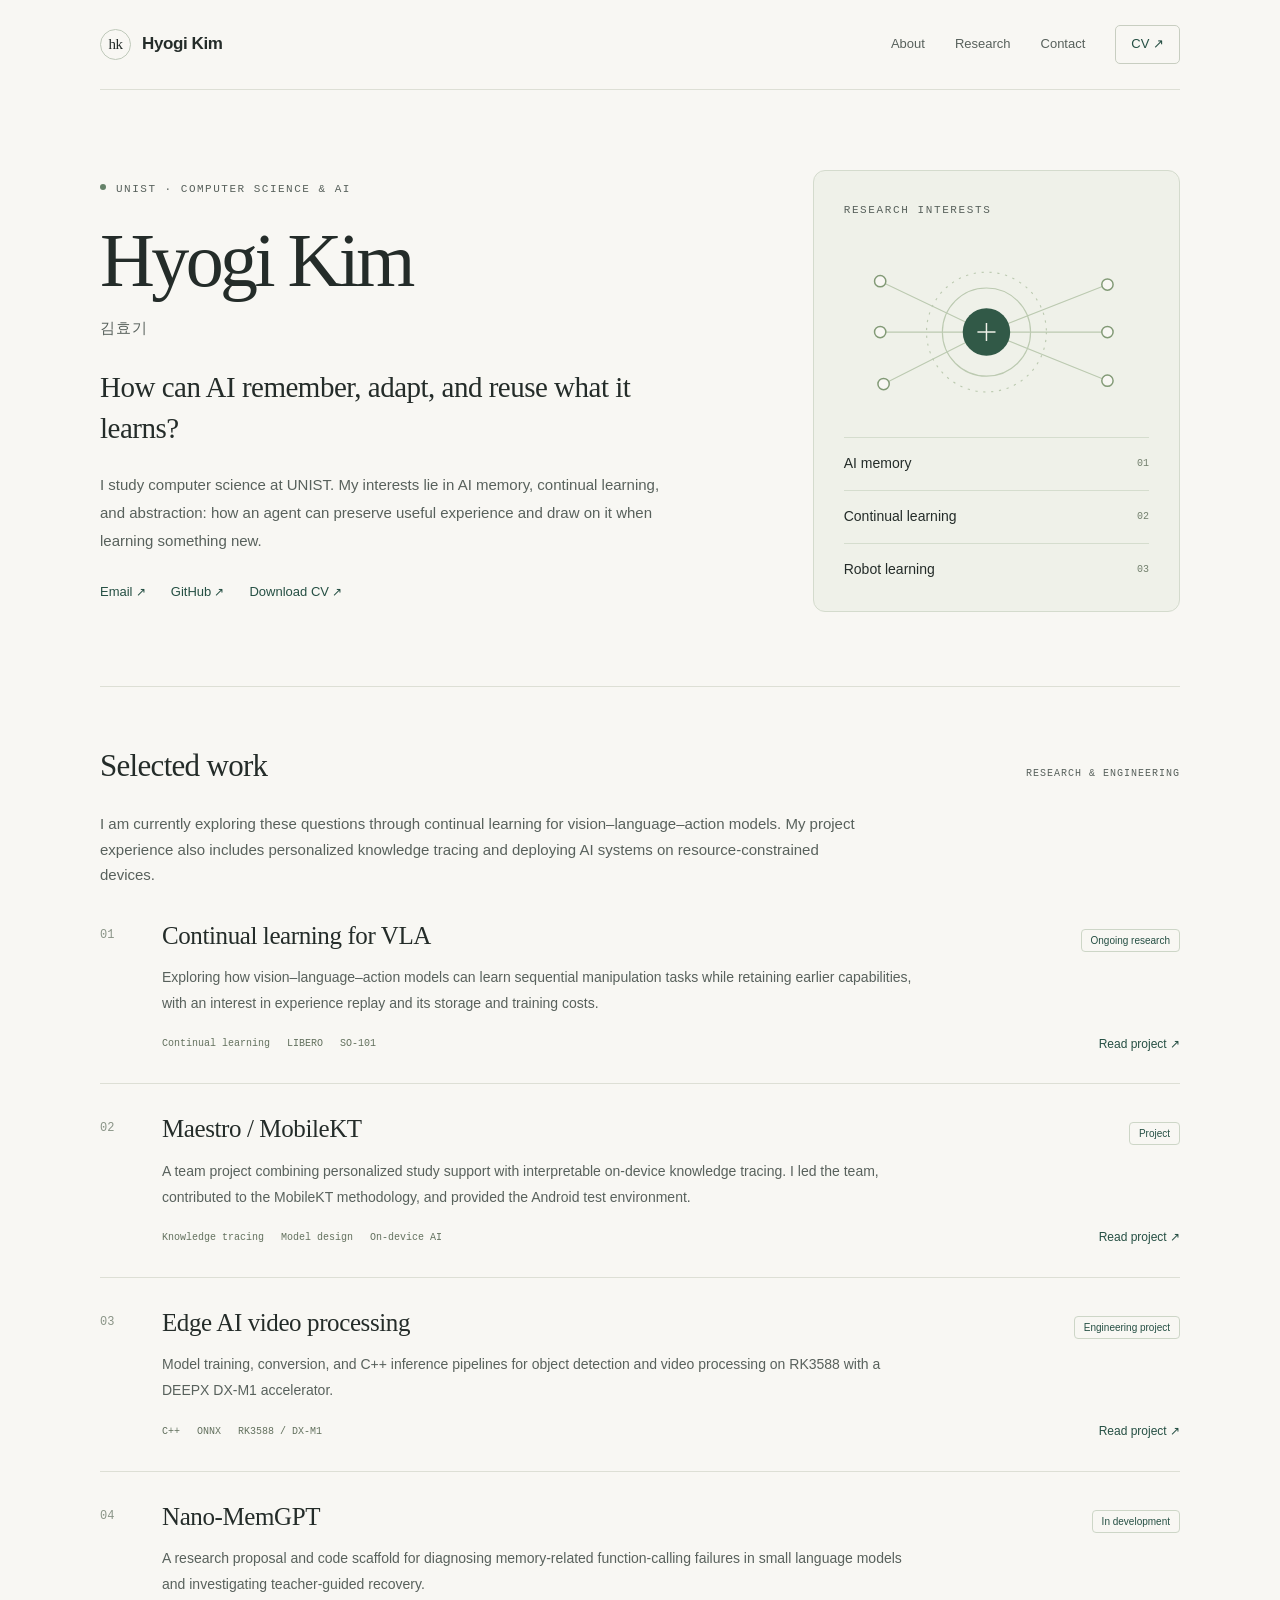
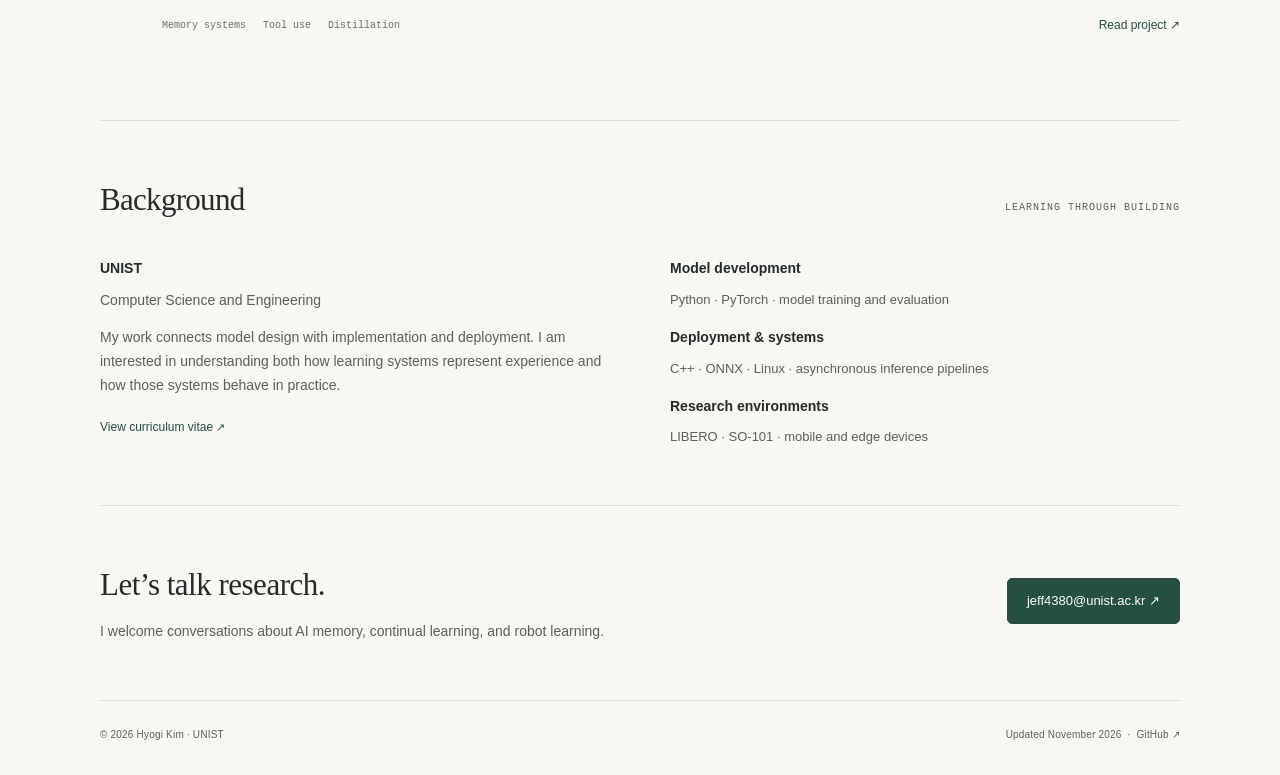
<file: index.html>
<!doctype html>
<html lang="en"><head><meta charset="utf-8"><meta name="viewport" content="width=device-width, initial-scale=1">
<title>Hyogi Kim — AI Memory &amp; Continual Learning</title><meta name="description" content="I study computer science at UNIST. My interests lie in AI memory, continual learning, and abstraction: how an agent can preserve useful experience and draw on it when learning something new.">
<meta name="theme-color" content="#f8f7f3"><link rel="canonical" href="https://hyo-ai-unist.github.io/">
<meta property="og:type" content="website"><meta property="og:title" content="Hyogi Kim — AI Memory &amp; Continual Learning"><meta property="og:description" content="I study computer science at UNIST. My interests lie in AI memory, continual learning, and abstraction: how an agent can preserve useful experience and draw on it when learning something new."><meta property="og:url" content="https://hyo-ai-unist.github.io/">
<link rel="icon" href="assets/favicon.svg" type="image/svg+xml"><link rel="stylesheet" href="assets/site.css">
</head><body><a class="skip" href="#main">Skip to content</a><div class="wrap">
<header class="nav"><a class="brand" href="./" aria-label="Hyogi Kim home"><span aria-hidden="true">hk</span>Hyogi Kim</a>
<nav class="navlinks" aria-label="Main navigation"><a href="./#about">About</a><a href="./#research">Research</a><a class="contact-nav" href="./#contact">Contact</a><a class="cvlink" href="cv.html">CV ↗</a></nav></header>
<main id="main"><section class="hero" aria-labelledby="name"><div><p class="eyebrow"><span class="dot" aria-hidden="true"></span>UNIST · Computer science & AI</p><h1 id="name">Hyogi Kim</h1><p class="korean" lang="ko">김효기</p><p class="lead">How can AI remember, adapt, and reuse what it learns?</p><p class="intro">I study computer science at UNIST. My interests lie in AI memory, continual learning, and abstraction: how an agent can preserve useful experience and draw on it when learning something new.</p><div class="hero-links"><a href="mailto:jeff4380@unist.ac.kr">Email</a><a href="https://github.com/HYO-AI-UNIST">GitHub</a><a href="assets/Hyogi_Kim_CV.pdf">Download CV</a></div></div><aside class="interest-box" aria-label="Research interests"><h2>Research interests</h2><svg class="memory-art" viewBox="0 0 270 155" aria-hidden="true" xmlns="http://www.w3.org/2000/svg"><g fill="none" stroke="#bccab1" stroke-width="1"><path d="M32 32 126 77 35 123M32 77h94m0 0 107-42m-107 42h107m-107 0 107 43"/><circle cx="126" cy="77" r="39"/><circle cx="126" cy="77" r="53" stroke-dasharray="2 5"/></g><g fill="#f8f7f3" stroke="#829a76" stroke-width="1.3"><circle cx="32" cy="32" r="5"/><circle cx="32" cy="77" r="5"/><circle cx="35" cy="123" r="5"/><circle cx="233" cy="35" r="5"/><circle cx="233" cy="77" r="5"/><circle cx="233" cy="120" r="5"/></g><circle cx="126" cy="77" r="21" fill="#315947"/><path d="M118 77h16m-8-8v16" stroke="#eff1e9" stroke-width="1.3"/></svg><div class="interest-word"><span>AI memory</span><span>01</span></div><div class="interest-word"><span>Continual learning</span><span>02</span></div><div class="interest-word"><span>Robot learning</span><span>03</span></div></aside></section><section class="section" id="research"><div class="section-heading"><h2>Selected work</h2><span class="note">Research & engineering</span></div><p class="research-intro">I am currently exploring these questions through continual learning for vision–language–action models. My project experience also includes personalized knowledge tracing and deploying AI systems on resource-constrained devices.</p><article class="project"><span class="project-num" aria-hidden="true">01</span><div><div class="project-top"><h3><a href="projects/vla-continual-learning.html">Continual learning for VLA</a></h3><span class="status">Ongoing research</span></div><p>Exploring how vision–language–action models can learn sequential manipulation tasks while retaining earlier capabilities, with an interest in experience replay and its storage and training costs.</p><div class="project-foot"><div class="tags"><span>Continual learning</span><span>LIBERO</span><span>SO-101</span></div><a class="read" href="projects/vla-continual-learning.html" aria-label="Read about Continual learning for VLA">Read project <span aria-hidden="true">↗</span></a></div></div></article>
<article class="project"><span class="project-num" aria-hidden="true">02</span><div><div class="project-top"><h3><a href="projects/maestro.html">Maestro / MobileKT</a></h3><span class="status">Project</span></div><p>A team project combining personalized study support with interpretable on-device knowledge tracing. I led the team, contributed to the MobileKT methodology, and provided the Android test environment.</p><div class="project-foot"><div class="tags"><span>Knowledge tracing</span><span>Model design</span><span>On-device AI</span></div><a class="read" href="projects/maestro.html" aria-label="Read about Maestro / MobileKT">Read project <span aria-hidden="true">↗</span></a></div></div></article>
<article class="project"><span class="project-num" aria-hidden="true">03</span><div><div class="project-top"><h3><a href="projects/edge-ai.html">Edge AI video processing</a></h3><span class="status">Engineering project</span></div><p>Model training, conversion, and C++ inference pipelines for object detection and video processing on RK3588 with a DEEPX DX-M1 accelerator.</p><div class="project-foot"><div class="tags"><span>C++</span><span>ONNX</span><span>RK3588 / DX-M1</span></div><a class="read" href="projects/edge-ai.html" aria-label="Read about Edge AI video processing">Read project <span aria-hidden="true">↗</span></a></div></div></article>
<article class="project"><span class="project-num" aria-hidden="true">04</span><div><div class="project-top"><h3><a href="projects/nano-memgpt.html">Nano-MemGPT</a></h3><span class="status">In development</span></div><p>A research proposal and code scaffold for diagnosing memory-related function-calling failures in small language models and investigating teacher-guided recovery.</p><div class="project-foot"><div class="tags"><span>Memory systems</span><span>Tool use</span><span>Distillation</span></div><a class="read" href="projects/nano-memgpt.html" aria-label="Read about Nano-MemGPT">Read project <span aria-hidden="true">↗</span></a></div></div></article></section><section class="section" id="about"><div class="section-heading"><h2>Background</h2><span class="note">Learning through building</span></div><div class="about-grid"><div><h3>UNIST</h3><p>Computer Science and Engineering</p><p>My work connects model design with implementation and deployment. I am interested in understanding both how learning systems represent experience and how those systems behave in practice.</p><a class="read arrow" href="cv.html">View curriculum vitae</a></div><div><div class="skill"><h3>Model development</h3><p>Python · PyTorch · model training and evaluation</p></div><div class="skill"><h3>Deployment &amp; systems</h3><p>C++ · ONNX · Linux · asynchronous inference pipelines</p></div><div class="skill"><h3>Research environments</h3><p>LIBERO · SO-101 · mobile and edge devices</p></div></div></div></section><section class="section contact" id="contact"><div><h2>Let’s talk research.</h2><p>I welcome conversations about AI memory, continual learning, and robot learning.</p></div><a class="button" href="mailto:jeff4380@unist.ac.kr">jeff4380@unist.ac.kr <span aria-hidden="true">↗</span></a></section></main>
<footer class="footer"><span>© 2026 Hyogi Kim · UNIST</span><span>Updated November 2026 &nbsp;·&nbsp; <a href="https://github.com/HYO-AI-UNIST">GitHub ↗</a></span></footer>
</div></body></html>
</file>
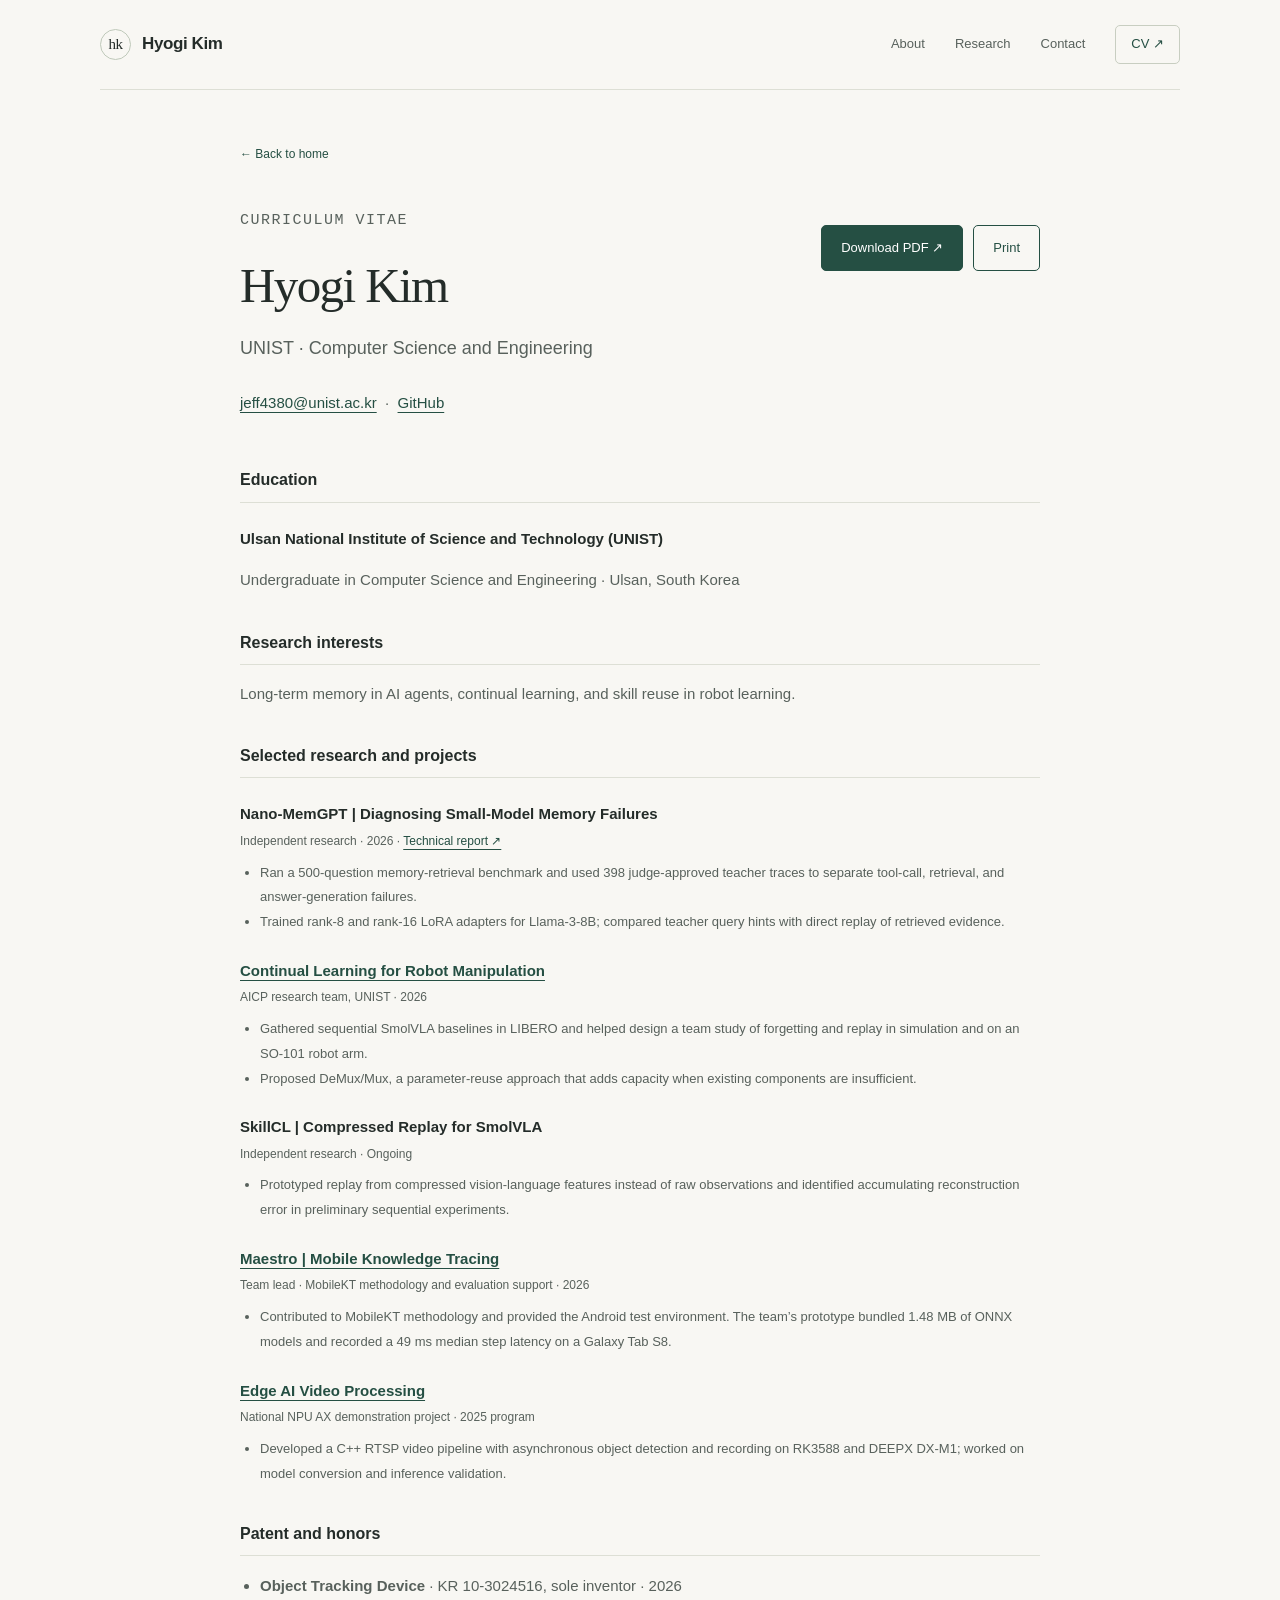
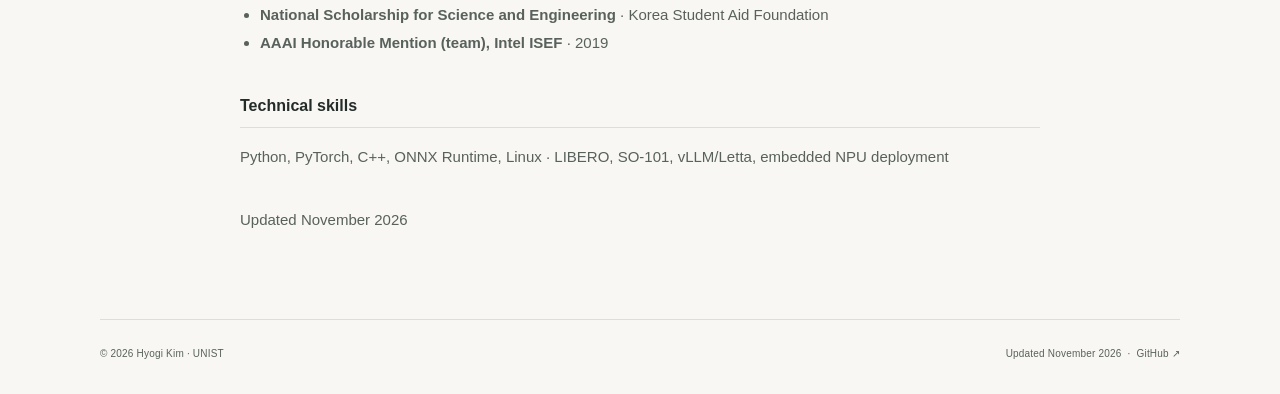
<file: cv.html>
<!doctype html>
<html lang="en"><head><meta charset="utf-8"><meta name="viewport" content="width=device-width, initial-scale=1">
<title>CV — Hyogi Kim</title><meta name="description" content="Long-term memory in AI agents, continual learning, and skill reuse in robot learning.">
<meta name="theme-color" content="#f8f7f3"><link rel="canonical" href="https://hyo-ai-unist.github.io/cv.html">
<meta property="og:type" content="website"><meta property="og:title" content="CV — Hyogi Kim"><meta property="og:description" content="Long-term memory in AI agents, continual learning, and skill reuse in robot learning."><meta property="og:url" content="https://hyo-ai-unist.github.io/cv.html">
<link rel="icon" href="assets/favicon.svg" type="image/svg+xml"><link rel="stylesheet" href="assets/site.css">
</head><body><a class="skip" href="#main">Skip to content</a><div class="wrap">
<header class="nav"><a class="brand" href="./" aria-label="Hyogi Kim home"><span aria-hidden="true">hk</span>Hyogi Kim</a>
<nav class="navlinks" aria-label="Main navigation"><a href="./#about">About</a><a href="./#research">Research</a><a class="contact-nav" href="./#contact">Contact</a><a class="cvlink" href="cv.html" aria-current="page">CV ↗</a></nav></header>
<main id="main" class="detail"><a class="back" href="./">← Back to home</a><div class="cv-header"><div><p class="eyebrow">Curriculum vitae</p><h1>Hyogi Kim</h1><p class="subtitle">UNIST · Computer Science and Engineering</p><p><a href="mailto:jeff4380@unist.ac.kr">jeff4380@unist.ac.kr</a> &nbsp;·&nbsp; <a href="https://github.com/HYO-AI-UNIST">GitHub</a></p></div><div class="cv-actions"><a class="button" href="assets/Hyogi_Kim_CV.pdf">Download PDF ↗</a><button class="button secondary" id="print-cv" type="button">Print</button></div></div><section class="cv-section"><h2>Education</h2><div class="cv-entry"><h3>Ulsan National Institute of Science and Technology (UNIST)</h3><p>Undergraduate in Computer Science and Engineering · Ulsan, South Korea</p></div></section>
<section class="cv-section"><h2>Research interests</h2><p>Long-term memory in AI agents, continual learning, and skill reuse in robot learning.</p></section>
<section class="cv-section"><h2>Selected research and projects</h2><article class="cv-entry"><h3>Nano-MemGPT | Diagnosing Small-Model Memory Failures</h3><p class="small">Independent research · 2026 · <a href="https://github.com/HYO-AI-UNIST/Nano-MemGPT/blob/602729559ca1d2c6183f50614db791fcc6a22358/docs/latex/final_paper.pdf">Technical report ↗</a></p><ul><li>Ran a 500-question memory-retrieval benchmark and used 398 judge-approved teacher traces to separate tool-call, retrieval, and answer-generation failures.</li><li>Trained rank-8 and rank-16 LoRA adapters for Llama-3-8B; compared teacher query hints with direct replay of retrieved evidence.</li></ul></article><article class="cv-entry"><h3><a href="projects/vla-continual-learning.html">Continual Learning for Robot Manipulation</a></h3><p class="small">AICP research team, UNIST · 2026</p><ul><li>Gathered sequential SmolVLA baselines in LIBERO and helped design a team study of forgetting and replay in simulation and on an SO-101 robot arm.</li><li>Proposed DeMux/Mux, a parameter-reuse approach that adds capacity when existing components are insufficient.</li></ul></article><article class="cv-entry"><h3>SkillCL | Compressed Replay for SmolVLA</h3><p class="small">Independent research · Ongoing</p><ul><li>Prototyped replay from compressed vision-language features instead of raw observations and identified accumulating reconstruction error in preliminary sequential experiments.</li></ul></article><article class="cv-entry"><h3><a href="projects/maestro.html">Maestro | Mobile Knowledge Tracing</a></h3><p class="small">Team lead · MobileKT methodology and evaluation support · 2026</p><ul><li>Contributed to MobileKT methodology and provided the Android test environment. The team’s prototype bundled 1.48 MB of ONNX models and recorded a 49 ms median step latency on a Galaxy Tab S8.</li></ul></article><article class="cv-entry"><h3><a href="projects/edge-ai.html">Edge AI Video Processing</a></h3><p class="small">National NPU AX demonstration project · 2025 program</p><ul><li>Developed a C++ RTSP video pipeline with asynchronous object detection and recording on RK3588 and DEEPX DX-M1; worked on model conversion and inference validation.</li></ul></article></section>
<section class="cv-section"><h2>Patent and honors</h2><ul><li><strong>Object Tracking Device</strong> · KR 10-3024516, sole inventor · 2026</li><li><strong>National Scholarship for Science and Engineering</strong> · Korea Student Aid Foundation</li><li><strong>AAAI Honorable Mention (team), Intel ISEF</strong> · 2019</li></ul></section>
<section class="cv-section"><h2>Technical skills</h2><p>Python, PyTorch, C++, ONNX Runtime, Linux · LIBERO, SO-101, vLLM/Letta, embedded NPU deployment</p></section><p class="small">Updated November 2026</p></main><script src="assets/cv.js" defer></script>
<footer class="footer"><span>© 2026 Hyogi Kim · UNIST</span><span>Updated November 2026 &nbsp;·&nbsp; <a href="https://github.com/HYO-AI-UNIST">GitHub ↗</a></span></footer>
</div></body></html>
</file>
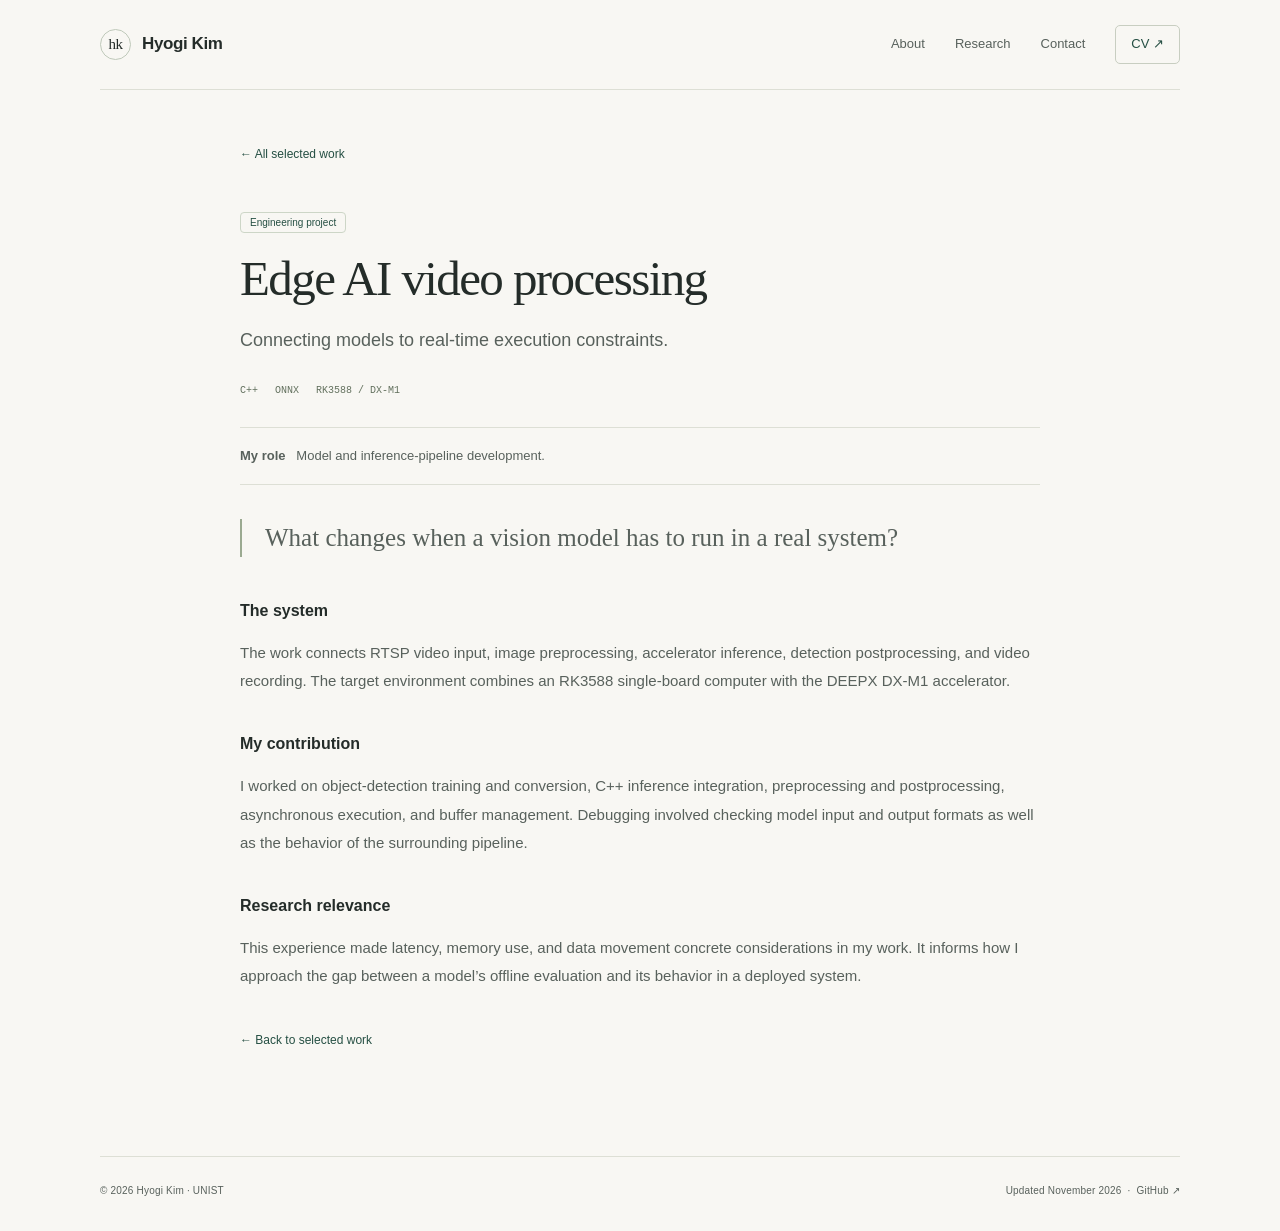
<file: projects/edge-ai.html>
<!doctype html>
<html lang="en"><head><meta charset="utf-8"><meta name="viewport" content="width=device-width, initial-scale=1">
<title>Edge AI video processing — Hyogi Kim</title><meta name="description" content="Model training, conversion, and C++ inference pipelines for object detection and video processing on RK3588 with a DEEPX DX-M1 accelerator.">
<meta name="theme-color" content="#f8f7f3"><link rel="canonical" href="https://hyo-ai-unist.github.io/projects/edge-ai.html">
<meta property="og:type" content="website"><meta property="og:title" content="Edge AI video processing — Hyogi Kim"><meta property="og:description" content="Model training, conversion, and C++ inference pipelines for object detection and video processing on RK3588 with a DEEPX DX-M1 accelerator."><meta property="og:url" content="https://hyo-ai-unist.github.io/projects/edge-ai.html">
<link rel="icon" href="../assets/favicon.svg" type="image/svg+xml"><link rel="stylesheet" href="../assets/site.css">
</head><body><a class="skip" href="#main">Skip to content</a><div class="wrap">
<header class="nav"><a class="brand" href="../" aria-label="Hyogi Kim home"><span aria-hidden="true">hk</span>Hyogi Kim</a>
<nav class="navlinks" aria-label="Main navigation"><a href="../#about">About</a><a href="../#research">Research</a><a class="contact-nav" href="../#contact">Contact</a><a class="cvlink" href="../cv.html">CV ↗</a></nav></header>
<main id="main" class="detail"><a class="back" href="../#research">← All selected work</a><div><span class="status">Engineering project</span><h1>Edge AI video processing</h1><p class="subtitle">Connecting models to real-time execution constraints.</p><div class="tags"><span>C++</span><span>ONNX</span><span>RK3588 / DX-M1</span></div><p class="role"><strong>My role</strong> &nbsp; Model and inference-pipeline development.</p></div><p class="question">What changes when a vision model has to run in a real system?</p><section><h2>The system</h2><p>The work connects RTSP video input, image preprocessing, accelerator inference, detection postprocessing, and video recording. The target environment combines an RK3588 single-board computer with the DEEPX DX-M1 accelerator.</p></section><section><h2>My contribution</h2><p>I worked on object-detection training and conversion, C++ inference integration, preprocessing and postprocessing, asynchronous execution, and buffer management. Debugging involved checking model input and output formats as well as the behavior of the surrounding pipeline.</p></section><section><h2>Research relevance</h2><p>This experience made latency, memory use, and data movement concrete considerations in my work. It informs how I approach the gap between a model’s offline evaluation and its behavior in a deployed system.</p></section><section><a class="read" href="../#research">← Back to selected work</a></section></main>
<footer class="footer"><span>© 2026 Hyogi Kim · UNIST</span><span>Updated November 2026 &nbsp;·&nbsp; <a href="https://github.com/HYO-AI-UNIST">GitHub ↗</a></span></footer>
</div></body></html>
</file>
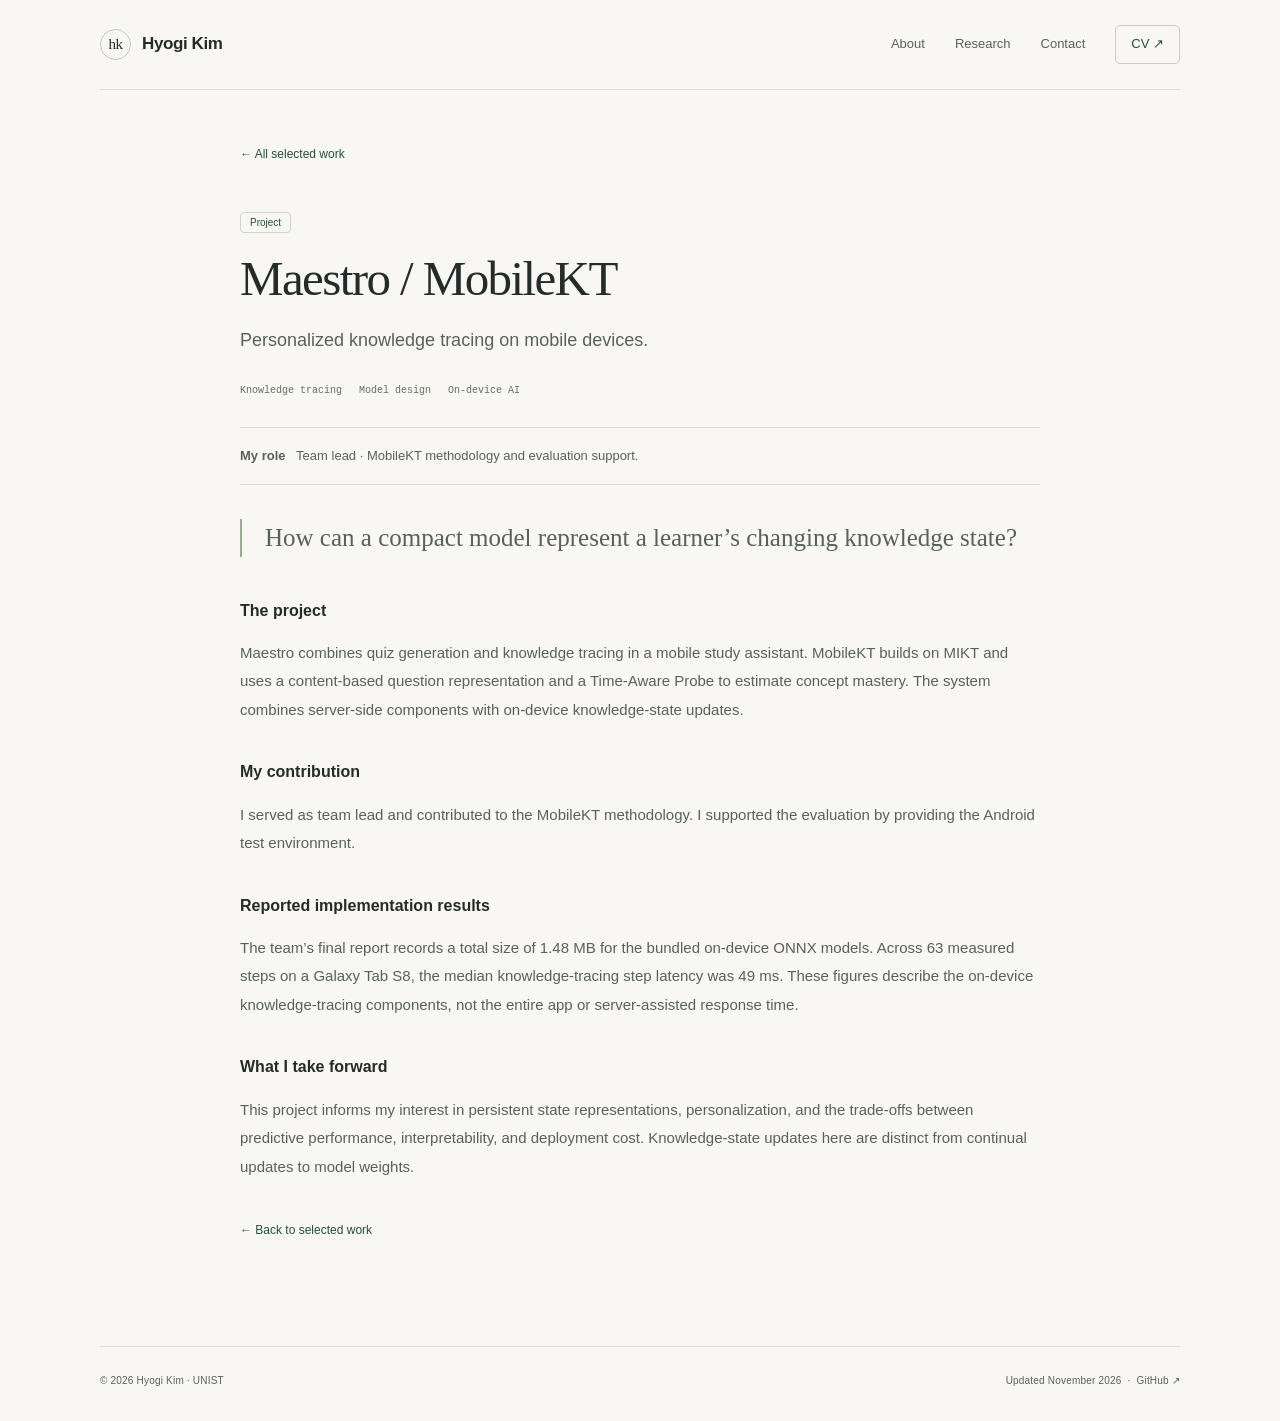
<file: projects/maestro.html>
<!doctype html>
<html lang="en"><head><meta charset="utf-8"><meta name="viewport" content="width=device-width, initial-scale=1">
<title>Maestro / MobileKT — Hyogi Kim</title><meta name="description" content="A team project combining personalized study support with interpretable on-device knowledge tracing. I led the team, contributed to the MobileKT methodology, and provided the Android test environment.">
<meta name="theme-color" content="#f8f7f3"><link rel="canonical" href="https://hyo-ai-unist.github.io/projects/maestro.html">
<meta property="og:type" content="website"><meta property="og:title" content="Maestro / MobileKT — Hyogi Kim"><meta property="og:description" content="A team project combining personalized study support with interpretable on-device knowledge tracing. I led the team, contributed to the MobileKT methodology, and provided the Android test environment."><meta property="og:url" content="https://hyo-ai-unist.github.io/projects/maestro.html">
<link rel="icon" href="../assets/favicon.svg" type="image/svg+xml"><link rel="stylesheet" href="../assets/site.css">
</head><body><a class="skip" href="#main">Skip to content</a><div class="wrap">
<header class="nav"><a class="brand" href="../" aria-label="Hyogi Kim home"><span aria-hidden="true">hk</span>Hyogi Kim</a>
<nav class="navlinks" aria-label="Main navigation"><a href="../#about">About</a><a href="../#research">Research</a><a class="contact-nav" href="../#contact">Contact</a><a class="cvlink" href="../cv.html">CV ↗</a></nav></header>
<main id="main" class="detail"><a class="back" href="../#research">← All selected work</a><div><span class="status">Project</span><h1>Maestro / MobileKT</h1><p class="subtitle">Personalized knowledge tracing on mobile devices.</p><div class="tags"><span>Knowledge tracing</span><span>Model design</span><span>On-device AI</span></div><p class="role"><strong>My role</strong> &nbsp; Team lead · MobileKT methodology and evaluation support.</p></div><p class="question">How can a compact model represent a learner’s changing knowledge state?</p><section><h2>The project</h2><p>Maestro combines quiz generation and knowledge tracing in a mobile study assistant. MobileKT builds on MIKT and uses a content-based question representation and a Time-Aware Probe to estimate concept mastery. The system combines server-side components with on-device knowledge-state updates.</p></section><section><h2>My contribution</h2><p>I served as team lead and contributed to the MobileKT methodology. I supported the evaluation by providing the Android test environment.</p></section><section><h2>Reported implementation results</h2><p>The team’s final report records a total size of 1.48 MB for the bundled on-device ONNX models. Across 63 measured steps on a Galaxy Tab S8, the median knowledge-tracing step latency was 49 ms. These figures describe the on-device knowledge-tracing components, not the entire app or server-assisted response time.</p></section><section><h2>What I take forward</h2><p>This project informs my interest in persistent state representations, personalization, and the trade-offs between predictive performance, interpretability, and deployment cost. Knowledge-state updates here are distinct from continual updates to model weights.</p></section><section><a class="read" href="../#research">← Back to selected work</a></section></main>
<footer class="footer"><span>© 2026 Hyogi Kim · UNIST</span><span>Updated November 2026 &nbsp;·&nbsp; <a href="https://github.com/HYO-AI-UNIST">GitHub ↗</a></span></footer>
</div></body></html>
</file>
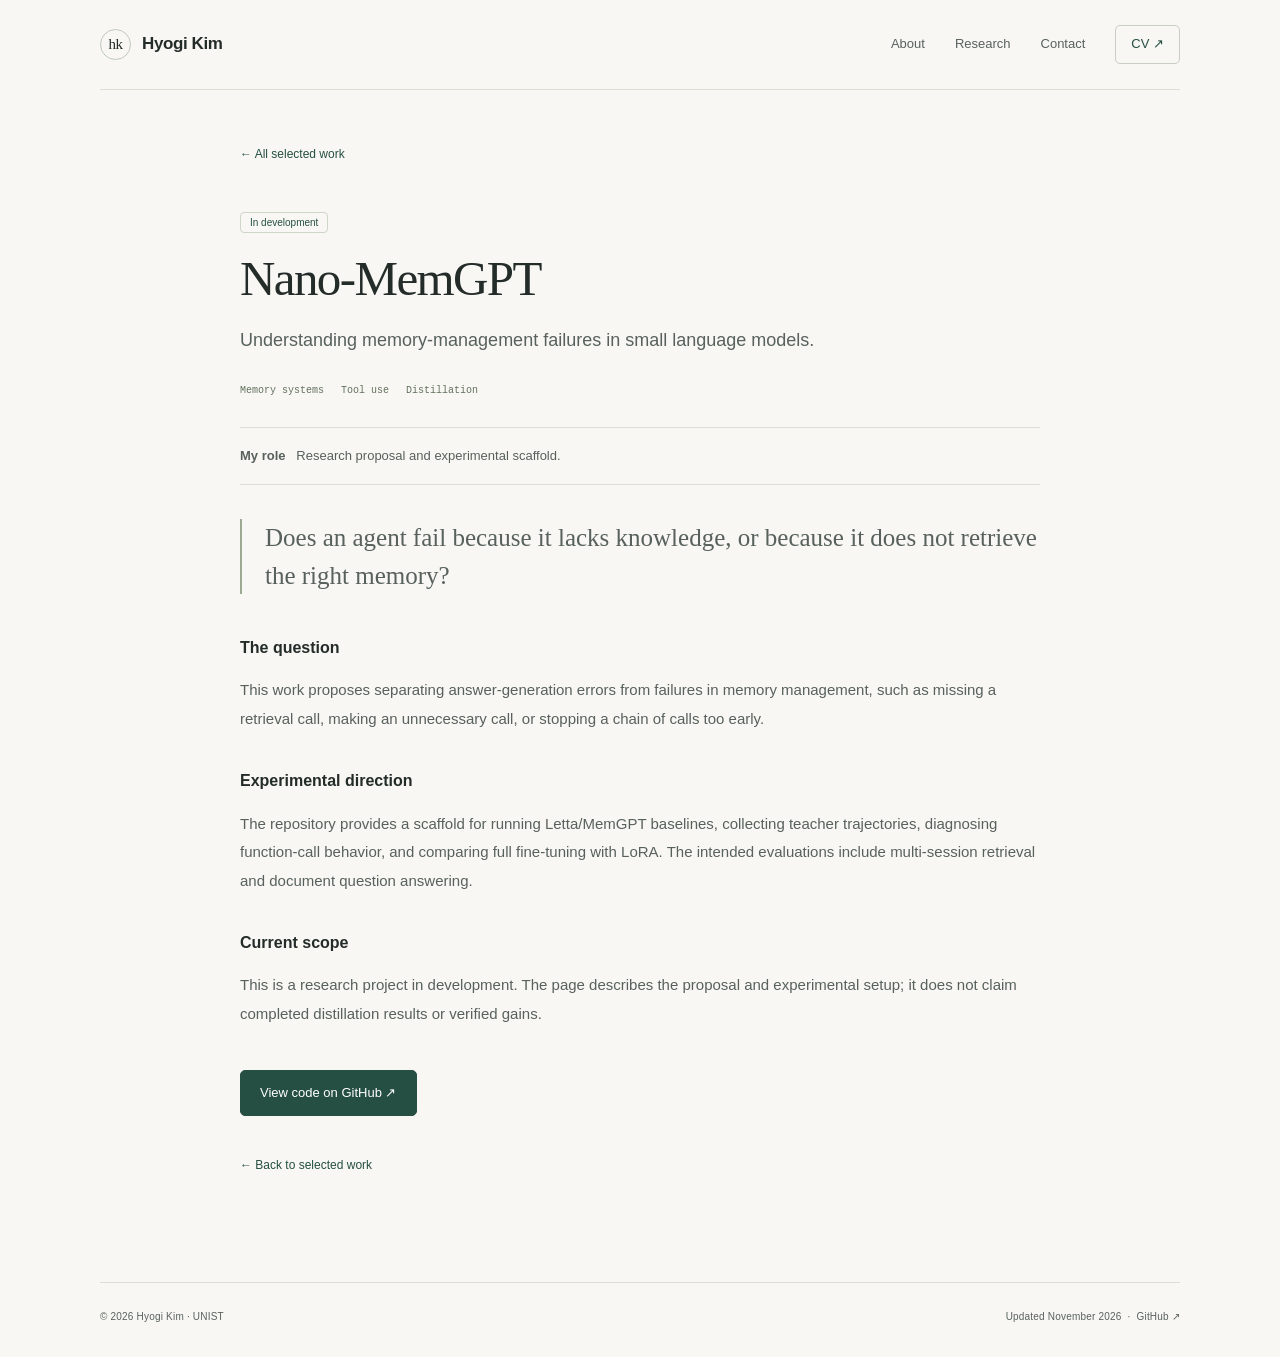
<file: projects/nano-memgpt.html>
<!doctype html>
<html lang="en"><head><meta charset="utf-8"><meta name="viewport" content="width=device-width, initial-scale=1">
<title>Nano-MemGPT — Hyogi Kim</title><meta name="description" content="A research proposal and code scaffold for diagnosing memory-related function-calling failures in small language models and investigating teacher-guided recovery.">
<meta name="theme-color" content="#f8f7f3"><link rel="canonical" href="https://hyo-ai-unist.github.io/projects/nano-memgpt.html">
<meta property="og:type" content="website"><meta property="og:title" content="Nano-MemGPT — Hyogi Kim"><meta property="og:description" content="A research proposal and code scaffold for diagnosing memory-related function-calling failures in small language models and investigating teacher-guided recovery."><meta property="og:url" content="https://hyo-ai-unist.github.io/projects/nano-memgpt.html">
<link rel="icon" href="../assets/favicon.svg" type="image/svg+xml"><link rel="stylesheet" href="../assets/site.css">
</head><body><a class="skip" href="#main">Skip to content</a><div class="wrap">
<header class="nav"><a class="brand" href="../" aria-label="Hyogi Kim home"><span aria-hidden="true">hk</span>Hyogi Kim</a>
<nav class="navlinks" aria-label="Main navigation"><a href="../#about">About</a><a href="../#research">Research</a><a class="contact-nav" href="../#contact">Contact</a><a class="cvlink" href="../cv.html">CV ↗</a></nav></header>
<main id="main" class="detail"><a class="back" href="../#research">← All selected work</a><div><span class="status">In development</span><h1>Nano-MemGPT</h1><p class="subtitle">Understanding memory-management failures in small language models.</p><div class="tags"><span>Memory systems</span><span>Tool use</span><span>Distillation</span></div><p class="role"><strong>My role</strong> &nbsp; Research proposal and experimental scaffold.</p></div><p class="question">Does an agent fail because it lacks knowledge, or because it does not retrieve the right memory?</p><section><h2>The question</h2><p>This work proposes separating answer-generation errors from failures in memory management, such as missing a retrieval call, making an unnecessary call, or stopping a chain of calls too early.</p></section><section><h2>Experimental direction</h2><p>The repository provides a scaffold for running Letta/MemGPT baselines, collecting teacher trajectories, diagnosing function-call behavior, and comparing full fine-tuning with LoRA. The intended evaluations include multi-session retrieval and document question answering.</p></section><section><h2>Current scope</h2><p>This is a research project in development. The page describes the proposal and experimental setup; it does not claim completed distillation results or verified gains.</p></section><a class="button" href="https://github.com/HYO-AI-UNIST/Nano-MemGPT">View code on GitHub ↗</a><section><a class="read" href="../#research">← Back to selected work</a></section></main>
<footer class="footer"><span>© 2026 Hyogi Kim · UNIST</span><span>Updated November 2026 &nbsp;·&nbsp; <a href="https://github.com/HYO-AI-UNIST">GitHub ↗</a></span></footer>
</div></body></html>
</file>
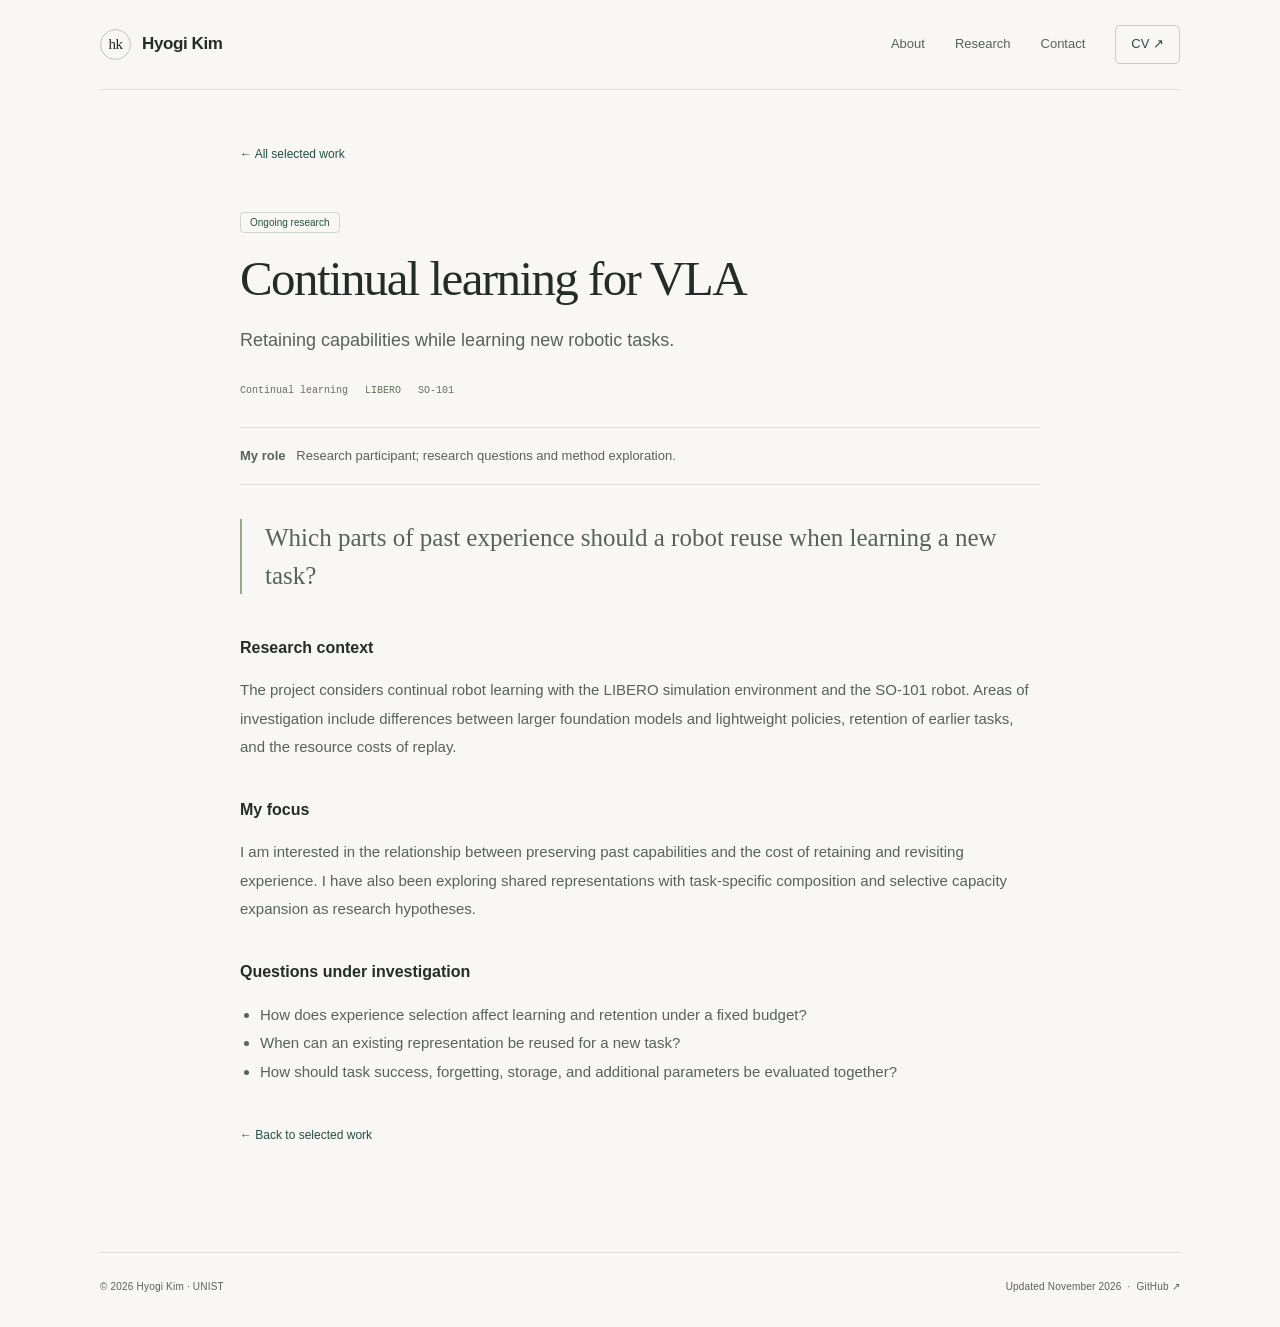
<file: projects/vla-continual-learning.html>
<!doctype html>
<html lang="en"><head><meta charset="utf-8"><meta name="viewport" content="width=device-width, initial-scale=1">
<title>Continual learning for VLA — Hyogi Kim</title><meta name="description" content="Exploring how vision–language–action models can learn sequential manipulation tasks while retaining earlier capabilities, with an interest in experience replay and its storage and training costs.">
<meta name="theme-color" content="#f8f7f3"><link rel="canonical" href="https://hyo-ai-unist.github.io/projects/vla-continual-learning.html">
<meta property="og:type" content="website"><meta property="og:title" content="Continual learning for VLA — Hyogi Kim"><meta property="og:description" content="Exploring how vision–language–action models can learn sequential manipulation tasks while retaining earlier capabilities, with an interest in experience replay and its storage and training costs."><meta property="og:url" content="https://hyo-ai-unist.github.io/projects/vla-continual-learning.html">
<link rel="icon" href="../assets/favicon.svg" type="image/svg+xml"><link rel="stylesheet" href="../assets/site.css">
</head><body><a class="skip" href="#main">Skip to content</a><div class="wrap">
<header class="nav"><a class="brand" href="../" aria-label="Hyogi Kim home"><span aria-hidden="true">hk</span>Hyogi Kim</a>
<nav class="navlinks" aria-label="Main navigation"><a href="../#about">About</a><a href="../#research">Research</a><a class="contact-nav" href="../#contact">Contact</a><a class="cvlink" href="../cv.html">CV ↗</a></nav></header>
<main id="main" class="detail"><a class="back" href="../#research">← All selected work</a><div><span class="status">Ongoing research</span><h1>Continual learning for VLA</h1><p class="subtitle">Retaining capabilities while learning new robotic tasks.</p><div class="tags"><span>Continual learning</span><span>LIBERO</span><span>SO-101</span></div><p class="role"><strong>My role</strong> &nbsp; Research participant; research questions and method exploration.</p></div><p class="question">Which parts of past experience should a robot reuse when learning a new task?</p><section><h2>Research context</h2><p>The project considers continual robot learning with the LIBERO simulation environment and the SO-101 robot. Areas of investigation include differences between larger foundation models and lightweight policies, retention of earlier tasks, and the resource costs of replay.</p></section><section><h2>My focus</h2><p>I am interested in the relationship between preserving past capabilities and the cost of retaining and revisiting experience. I have also been exploring shared representations with task-specific composition and selective capacity expansion as research hypotheses.</p></section><section><h2>Questions under investigation</h2><ul><li>How does experience selection affect learning and retention under a fixed budget?</li><li>When can an existing representation be reused for a new task?</li><li>How should task success, forgetting, storage, and additional parameters be evaluated together?</li></ul></section><section><a class="read" href="../#research">← Back to selected work</a></section></main>
<footer class="footer"><span>© 2026 Hyogi Kim · UNIST</span><span>Updated November 2026 &nbsp;·&nbsp; <a href="https://github.com/HYO-AI-UNIST">GitHub ↗</a></span></footer>
</div></body></html>
</file>
<file: assets/site.css>
@charset "UTF-8";
:root{--paper:#f8f7f3;--ink:#242c29;--muted:#58615c;--line:#dddfd5;--accent:#254f43;--soft:#edf0e7;--white:#fdfcf9;--serif:Georgia,'Times New Roman',serif;--sans:-apple-system,BlinkMacSystemFont,'Segoe UI',Arial,sans-serif;--mono:'SFMono-Regular',Consolas,monospace}
*{box-sizing:border-box}html{scroll-behavior:smooth;scroll-padding-top:90px}body{margin:0;background:var(--paper);color:var(--ink);font-family:var(--sans);font-size:16px;line-height:1.7;-webkit-font-smoothing:antialiased}a{color:var(--accent);text-decoration-thickness:1px;text-underline-offset:4px}a:hover{color:#102f26}a:focus-visible,button:focus-visible{outline:3px solid #9a6a33;outline-offset:5px}button{font:inherit}::selection{background:#d7e3cc}.wrap{width:min(1080px,calc(100% - 80px));margin:auto}.skip{position:absolute;top:-100px;left:16px;padding:10px;background:white;z-index:9}.skip:focus{top:8px}.nav{display:flex;justify-content:space-between;align-items:center;gap:24px;border-bottom:1px solid var(--line);min-height:90px}.brand{font-size:17px;font-weight:650;text-decoration:none;color:var(--ink);letter-spacing:-.4px}.brand span{display:inline-grid;place-items:center;width:31px;height:31px;border:1px solid #bfc9ba;border-radius:50%;font-family:var(--serif);font-size:15px;margin-right:11px;font-weight:400}.navlinks{display:flex;gap:30px;align-items:center;font-size:13px}.navlinks a{text-decoration:none;color:var(--muted)}.navlinks a:hover,.navlinks a[aria-current=page]{color:var(--accent)}.navlinks .cvlink{border:1px solid #c8cec1;padding:7px 15px;border-radius:5px;color:var(--accent)}.eyebrow{font-family:var(--mono);font-size:11px;letter-spacing:1.5px;text-transform:uppercase;color:var(--muted);margin:0 0 22px}.eyebrow .dot{display:inline-block;height:6px;width:6px;border-radius:50%;background:#658269;margin:0 10px 2px 0}.hero{padding:80px 0 74px;display:grid;grid-template-columns:minmax(0,1.4fr) minmax(270px,.8fr);gap:70px;align-items:center}.hero h1{font-family:var(--serif);font-size:76px;letter-spacing:-3.6px;line-height:1.06;font-weight:400;margin:0 0 10px}.korean{font-size:15px;font-weight:400;color:var(--muted);margin:14px 0 27px;letter-spacing:1px}.lead{font-family:var(--serif);font-size:29px;line-height:1.4;letter-spacing:-.5px;max-width:570px;margin:0 0 23px}.intro{color:var(--muted);max-width:575px;font-size:15px;line-height:1.85}.hero-links{display:flex;flex-wrap:wrap;gap:12px 25px;margin-top:26px;font-size:13px}.hero-links a{text-decoration:none}.hero-links a:after,.arrow:after{content:' ↗';font-size:.9em}.interest-box{border:1px solid #d4dbcd;border-radius:12px;background:#eff1e9;padding:30px;position:relative}.interest-box h2{font-size:11px;letter-spacing:1.6px;font-family:var(--mono);font-weight:400;color:var(--muted);text-transform:uppercase;margin:0}.memory-art{width:100%;height:auto;margin:25px 0 17px;display:block}.interest-word{display:flex;justify-content:space-between;align-items:center;border-top:1px solid #d5ddce;padding:14px 0 0;margin-top:14px;font-size:14px}.interest-word span:last-child{font-family:var(--mono);font-size:10px;color:#73806e}.section{border-top:1px solid var(--line);padding:53px 0 56px}.section-heading{display:flex;align-items:baseline;justify-content:space-between;gap:20px;margin-bottom:30px}.section-heading h2{font-family:var(--serif);font-size:31px;font-weight:400;letter-spacing:-.7px;margin:0}.section-heading .note{font-family:var(--mono);font-size:10px;color:var(--muted);letter-spacing:1px;text-transform:uppercase}.research-intro{max-width:760px;color:var(--muted);margin:-12px 0 32px;font-size:15px}.project{display:grid;grid-template-columns:46px 1fr;gap:16px;padding:29px 0;border-top:1px solid var(--line)}.project:first-of-type{border-top:0;padding-top:0}.project-num{font-family:var(--mono);font-size:12px;color:#8a9487;padding-top:5px}.project-top{display:flex;gap:15px;justify-content:space-between;align-items:baseline}.project h3{font-family:var(--serif);font-size:25px;font-weight:400;letter-spacing:-.4px;line-height:1.3;margin:0}.project h3 a{text-decoration:none;color:var(--ink)}.status{font-size:10px;color:var(--accent);padding:4px 9px;border:1px solid #cdd6c7;border-radius:4px;white-space:nowrap;line-height:1.3}.project p{font-size:14px;line-height:1.85;color:var(--muted);max-width:760px;margin:13px 0}.project-foot{display:flex;justify-content:space-between;align-items:center;gap:16px;margin-top:17px}.tags{display:flex;flex-wrap:wrap;gap:7px 17px;font-size:10px;font-family:var(--mono);color:#63715e}.read{font-size:12px;white-space:nowrap;text-decoration:none}.about-grid{display:grid;grid-template-columns:1fr 1fr;gap:60px}.about-grid h3{font-size:14px;margin:0 0 8px;font-weight:600}.about-grid p{font-size:14px;color:var(--muted);margin-top:0}.skill{padding:0 0 15px}.skill:last-child{padding-bottom:0}.skill p{margin-bottom:0;font-size:13px}.contact{display:flex;align-items:center;justify-content:space-between;gap:35px}.contact h2{font-family:var(--serif);font-size:31px;letter-spacing:-.5px;font-weight:400;margin:0 0 9px}.contact p{font-size:14px;color:var(--muted);margin:0;max-width:540px}.button{display:inline-block;border:1px solid var(--accent);border-radius:5px;padding:11px 19px;text-decoration:none;font-size:13px;white-space:nowrap;background:var(--accent);color:white;cursor:pointer}.button:hover{background:#183c30;color:white}.button.secondary{background:transparent;color:var(--accent)}.footer{display:flex;justify-content:space-between;gap:20px;border-top:1px solid var(--line);padding:25px 0 32px;font-size:10px;letter-spacing:.2px;color:var(--muted)}.footer a{color:var(--muted);text-decoration:none}.detail{max-width:800px;margin:0 auto;padding:49px 0 70px}.back{font-size:12px;text-decoration:none;display:inline-block;margin-bottom:43px}.detail h1{font-family:var(--serif);font-size:49px;font-weight:400;letter-spacing:-1.6px;line-height:1.16;margin:16px 0}.detail .subtitle{font-size:18px;color:var(--muted);margin:0 0 24px}.detail .role{font-size:13px;padding:16px 0;border-top:1px solid var(--line);border-bottom:1px solid var(--line);margin-top:28px;color:var(--muted)}.detail .question{font-family:var(--serif);font-size:25px;line-height:1.5;border-left:2px solid #9baa91;padding-left:23px;margin:34px 0 40px}.detail section{margin:34px 0}.detail h2{font-size:16px;font-weight:600;margin:0 0 10px}.detail p,.detail li{font-size:15px;color:var(--muted);line-height:1.9}.detail ul{padding-left:20px}.detail .button{margin:8px 0 0}.cv-header{display:flex;justify-content:space-between;gap:20px;align-items:flex-start}.cv-header h1{margin-top:0}.cv-actions{display:flex;gap:10px;margin-top:10px;flex-wrap:wrap}.cv-section{margin:30px 0}.cv-section h2{border-bottom:1px solid var(--line);padding-bottom:8px}.cv-entry{margin:23px 0}.cv-entry h3{font-size:15px;margin-bottom:3px}.cv-entry .small{font-size:12px;margin:0;color:var(--muted)}.cv-entry ul{margin-top:8px}.cv-entry li{font-size:13px}.print-only{display:none}.error-page{text-align:center;padding:100px 0}
@media(min-width:1400px){.hero{padding-top:95px;padding-bottom:90px}}
@media(max-width:800px){.wrap{width:calc(100% - 44px)}.hero{grid-template-columns:1fr;gap:36px;padding:49px 0}.hero h1{font-size:63px}.hero .intro{max-width:620px}.interest-box{padding:20px 24px}.memory-art{max-width:220px;margin:18px auto}.interest-word{display:inline-flex;width:calc(33.333% - 13px);margin-right:13px;font-size:12px;gap:5px}.interest-word span:last-child{display:none}.interest-word:last-child{margin-right:0}.about-grid{gap:35px}.navlinks{gap:18px}.detail h1{font-size:42px}}
@media(max-width:540px){.wrap{width:calc(100% - 36px)}.nav{min-height:75px;gap:12px}.brand{font-size:14px}.brand span{display:none}.navlinks{gap:15px;font-size:12px}.navlinks .cvlink{padding:5px 9px}.navlinks .contact-nav{display:none}.hero{padding:42px 0}.hero h1{font-size:56px;letter-spacing:-2.5px}.lead{font-size:26px}.eyebrow{font-size:10px;letter-spacing:1px}.intro{font-size:14px}.interest-box{padding:21px}.interest-word{font-size:11px}.section{padding:37px 0}.section-heading{margin-bottom:25px}.section-heading h2{font-size:28px}.section-heading .note{font-size:9px}.project{grid-template-columns:24px 1fr;gap:9px;padding:25px 0}.project h3{font-size:23px}.project-top{display:block}.status{display:inline-block;margin-top:11px}.project p{font-size:13px}.project-foot{display:block}.read{display:inline-block;margin-top:15px}.tags{font-size:9px;gap:7px 12px}.about-grid{grid-template-columns:1fr;gap:20px}.contact{display:block}.contact .button{margin-top:22px}.footer{font-size:9px;flex-wrap:wrap;gap:7px}.detail{padding-top:30px}.back{margin-bottom:25px}.detail h1{font-size:37px;letter-spacing:-1px}.detail .subtitle{font-size:16px}.detail .question{font-size:23px}.cv-header{display:block}.cv-actions{margin:20px 0 30px}}
@media(prefers-reduced-motion:reduce){html{scroll-behavior:auto}*{animation:none!important;transition:none!important}}
@media print{@page{size:A4;margin:16mm}body{background:white;color:#111;font-size:11px}.wrap{width:100%}.nav,.footer,.skip,.back,.cv-actions,.no-print{display:none!important}.detail{padding:0;max-width:none}.detail h1{font-size:32px}.detail h2{font-size:13px}.detail p,.detail li{font-size:10px;line-height:1.45}.cv-section{margin:15px 0}.cv-entry{margin:13px 0}.cv-entry h3{font-size:11px}.cv-entry .small{font-size:9px}.cv-entry ul{padding-left:15px;margin-top:4px}.cv-entry li{font-size:10px}.detail section{margin:17px 0}.cv-entry,.cv-section h2{break-inside:avoid}.print-only{display:block}a{color:#111;text-decoration:none}.cv-header .subtitle{font-size:11px;margin-bottom:5px}}
</file>
